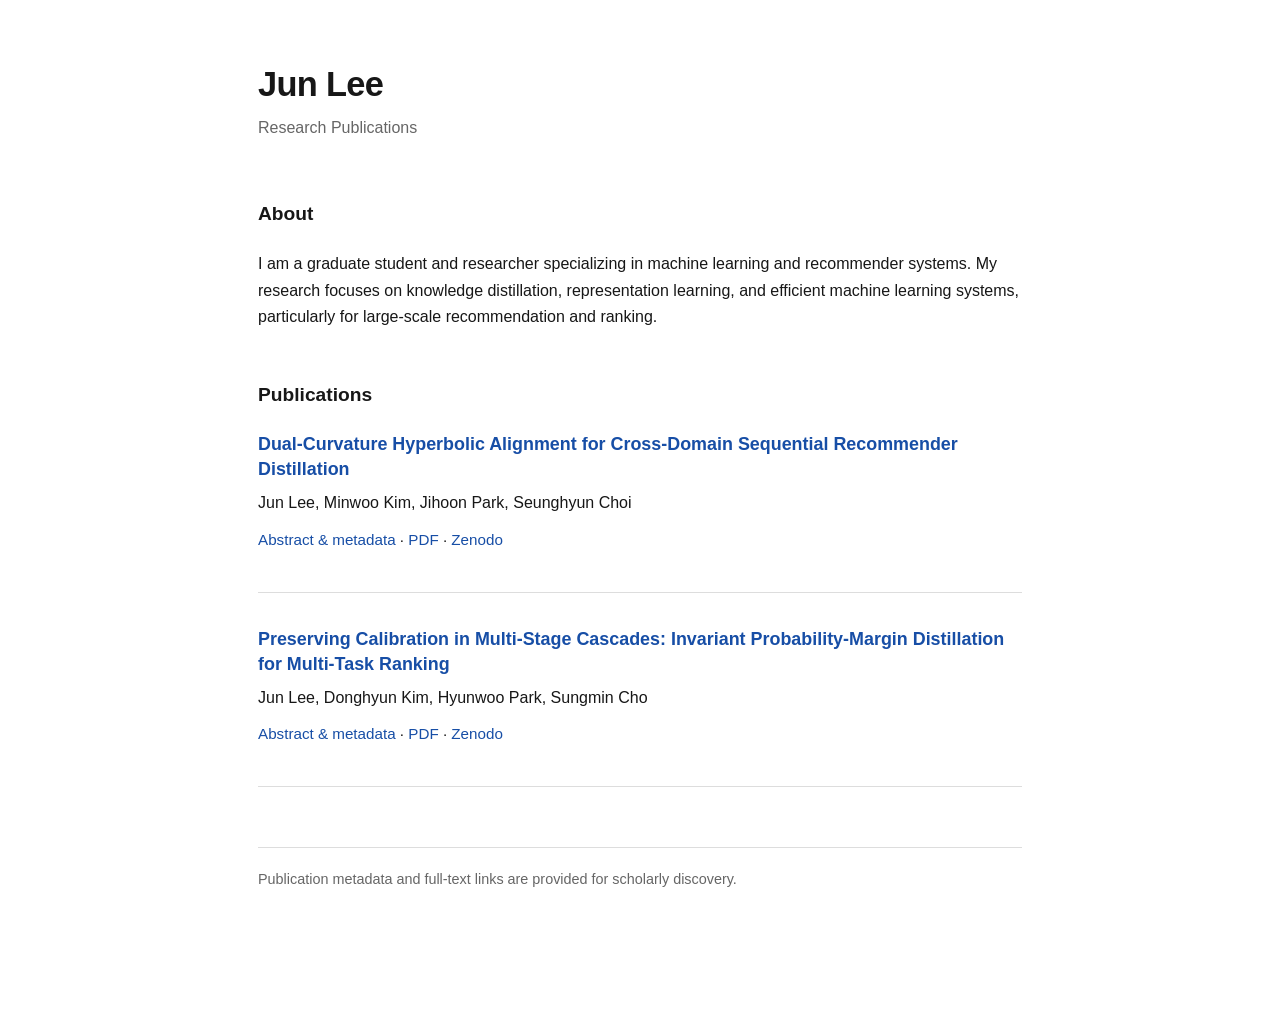
<file: index.html>
<!doctype html>
<html lang="en">
<head><meta charset="utf-8"><meta name="viewport" content="width=device-width,initial-scale=1"><title>Jun Lee — Publications</title><meta name="description" content="Research publications by Jun Lee."><link rel="stylesheet" href="style.css"></head>
<body><main>
<header><h1>Jun Lee</h1><p class="muted">Research Publications</p></header>
<section class="about">
<h2>About</h2>
<p>I am a graduate student and researcher specializing in machine learning and recommender systems. My research focuses on knowledge distillation, representation learning, and efficient machine learning systems, particularly for large-scale recommendation and ranking.</p>
</section>
<section><h2>Publications</h2>
<article class="paper"><h3><a href="papers/dual-curvature-hyperbolic-alignment.html">Dual-Curvature Hyperbolic Alignment for Cross-Domain Sequential Recommender Distillation</a></h3><p class="authors">Jun Lee, Minwoo Kim, Jihoon Park, Seunghyun Choi</p><p class="links"><a href="papers/dual-curvature-hyperbolic-alignment.html">Abstract &amp; metadata</a> · <a href="https://zenodo.org/records/23112673/files/paper1_hyperbolic_distillation.pdf?download=1">PDF</a> · <a href="https://zenodo.org/records/23112673">Zenodo</a></p></article>
<article class="paper"><h3><a href="papers/preserving-calibration-in-multi-stage-cascades.html">Preserving Calibration in Multi-Stage Cascades: Invariant Probability-Margin Distillation for Multi-Task Ranking</a></h3><p class="authors">Jun Lee, Donghyun Kim, Hyunwoo Park, Sungmin Cho</p><p class="links"><a href="papers/preserving-calibration-in-multi-stage-cascades.html">Abstract &amp; metadata</a> · <a href="https://zenodo.org/records/23112883/files/Preserving_Calibration_in_Multi-Stage_Cascades_via_Invariant_Distillation.pdf?download=1">PDF</a> · <a href="https://zenodo.org/records/23112883">Zenodo</a></p></article>
</section><footer>Publication metadata and full-text links are provided for scholarly discovery.</footer>
</main></body></html>
</file>
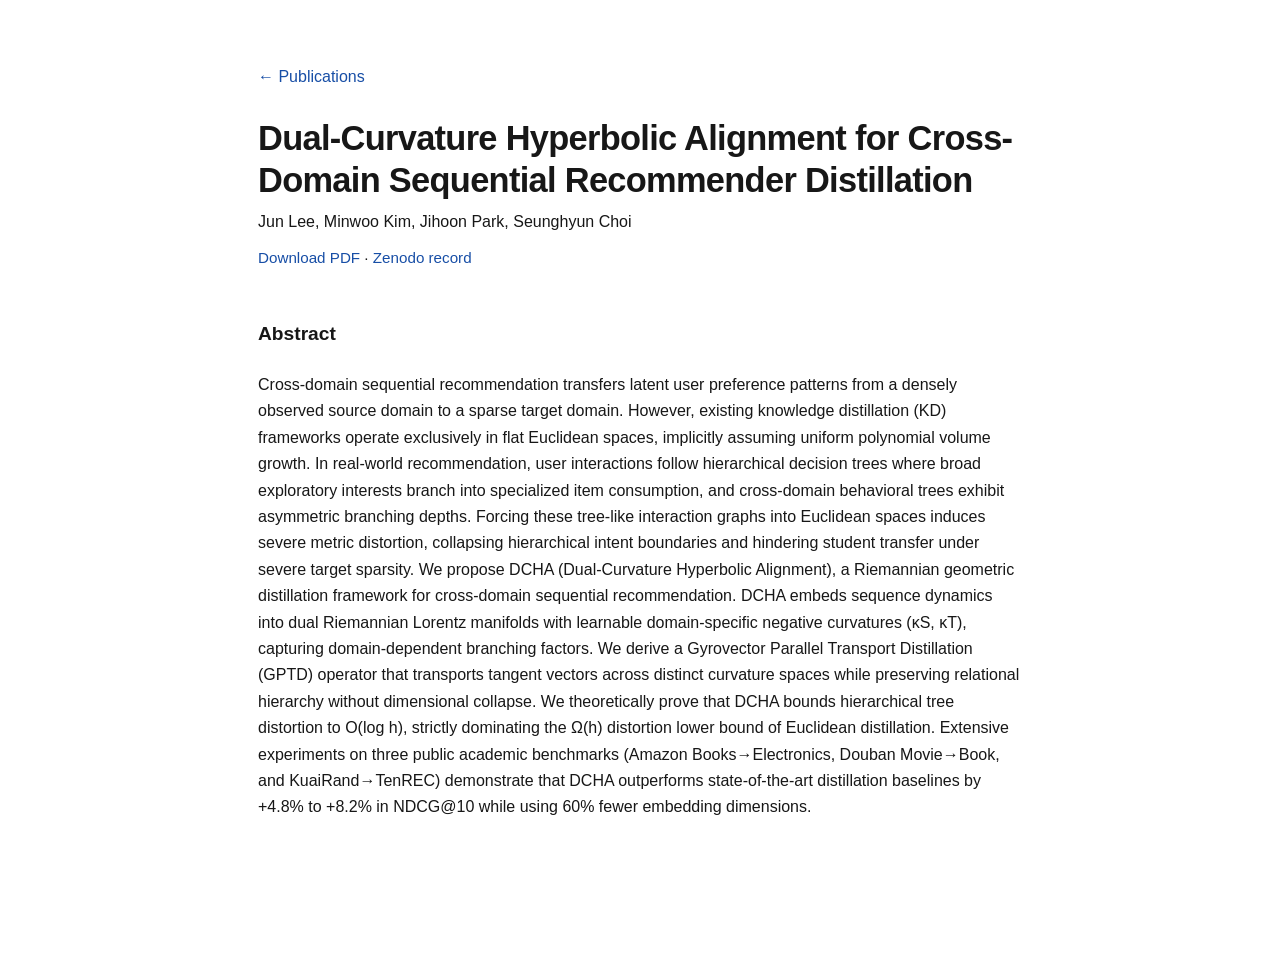
<file: papers/dual-curvature-hyperbolic-alignment.html>
<!doctype html>
<html lang="en"><head><meta charset="utf-8"><meta name="viewport" content="width=device-width,initial-scale=1"><title>Dual-Curvature Hyperbolic Alignment for Cross-Domain Sequential Recommender Distillation — Jun Lee</title><meta name="citation_title" content="Dual-Curvature Hyperbolic Alignment for Cross-Domain Sequential Recommender Distillation"><meta name="citation_author" content="Jun Lee"><meta name="citation_author" content="Minwoo Kim"><meta name="citation_author" content="Jihoon Park"><meta name="citation_author" content="Seunghyun Choi"><meta name="citation_pdf_url" content="https://zenodo.org/records/23112673/files/paper1_hyperbolic_distillation.pdf?download=1"><meta name="description" content="Cross-domain sequential recommendation transfers latent user preference patterns from a densely observed source domain to a sparse target domain."><link rel="canonical" href="https://eason368lee-lgtm.github.io/personal-website/papers/dual-curvature-hyperbolic-alignment.html"><link rel="stylesheet" href="../style.css"></head><body><main><p class="back"><a href="../index.html">← Publications</a></p><article><h1>Dual-Curvature Hyperbolic Alignment for Cross-Domain Sequential Recommender Distillation</h1><p class="authors">Jun Lee, Minwoo Kim, Jihoon Park, Seunghyun Choi</p><p class="links"><a href="https://zenodo.org/records/23112673/files/paper1_hyperbolic_distillation.pdf?download=1">Download PDF</a> · <a href="https://zenodo.org/records/23112673">Zenodo record</a></p><section class="abstract"><h2>Abstract</h2><p>Cross-domain sequential recommendation transfers latent user preference patterns from a densely observed source domain to a sparse target domain. However, existing knowledge distillation (KD) frameworks operate exclusively in flat Euclidean spaces, implicitly assuming uniform polynomial volume growth. In real-world recommendation, user interactions follow hierarchical decision trees where broad exploratory interests branch into specialized item consumption, and cross-domain behavioral trees exhibit asymmetric branching depths. Forcing these tree-like interaction graphs into Euclidean spaces induces severe metric distortion, collapsing hierarchical intent boundaries and hindering student transfer under severe target sparsity. We propose DCHA (Dual-Curvature Hyperbolic Alignment), a Riemannian geometric distillation framework for cross-domain sequential recommendation. DCHA embeds sequence dynamics into dual Riemannian Lorentz manifolds with learnable domain-specific negative curvatures (κS, κT), capturing domain-dependent branching factors. We derive a Gyrovector Parallel Transport Distillation (GPTD) operator that transports tangent vectors across distinct curvature spaces while preserving relational hierarchy without dimensional collapse. We theoretically prove that DCHA bounds hierarchical tree distortion to O(log h), strictly dominating the Ω(h) distortion lower bound of Euclidean distillation. Extensive experiments on three public academic benchmarks (Amazon Books→Electronics, Douban Movie→Book, and KuaiRand→TenREC) demonstrate that DCHA outperforms state-of-the-art distillation baselines by +4.8% to +8.2% in NDCG@10 while using 60% fewer embedding dimensions.</p></section></article></main></body></html>
</file>
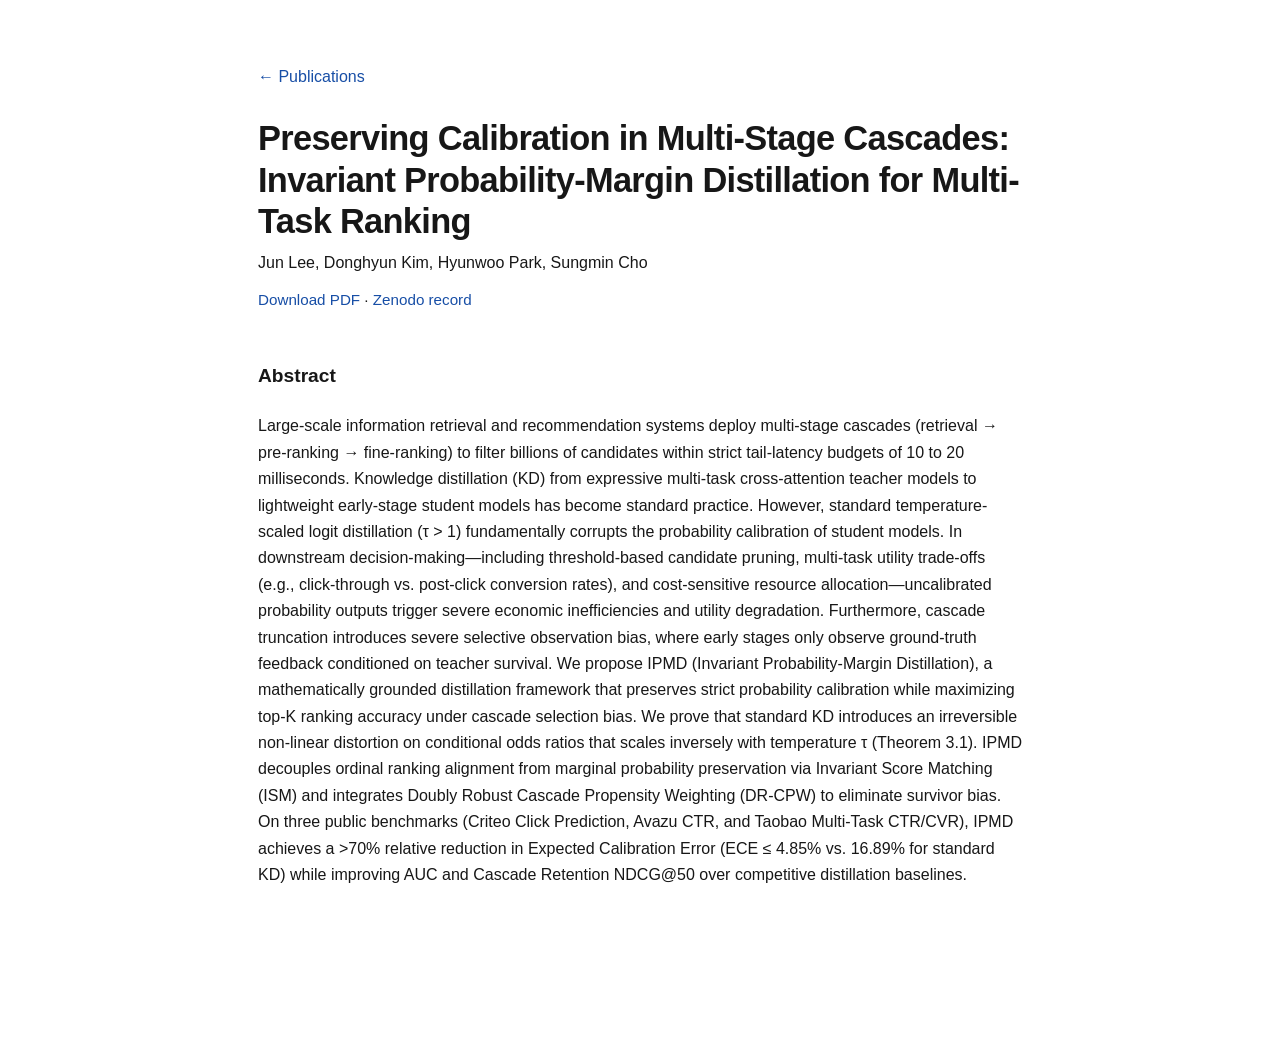
<file: papers/preserving-calibration-in-multi-stage-cascades.html>
<!doctype html>
<html lang="en"><head><meta charset="utf-8"><meta name="viewport" content="width=device-width,initial-scale=1"><title>Preserving Calibration in Multi-Stage Cascades: Invariant Probability-Margin Distillation for Multi-Task Ranking — Jun Lee</title><meta name="citation_title" content="Preserving Calibration in Multi-Stage Cascades: Invariant Probability-Margin Distillation for Multi-Task Ranking"><meta name="citation_author" content="Jun Lee"><meta name="citation_author" content="Donghyun Kim"><meta name="citation_author" content="Hyunwoo Park"><meta name="citation_author" content="Sungmin Cho"><meta name="citation_pdf_url" content="https://zenodo.org/records/23112883/files/Preserving_Calibration_in_Multi-Stage_Cascades_via_Invariant_Distillation.pdf?download=1"><meta name="description" content="Large-scale information retrieval and recommendation systems deploy multi-stage cascades to filter billions of candidates within strict tail-latency budgets."><link rel="canonical" href="https://eason368lee-lgtm.github.io/personal-website/papers/preserving-calibration-in-multi-stage-cascades.html"><link rel="stylesheet" href="../style.css"></head><body><main><p class="back"><a href="../index.html">← Publications</a></p><article><h1>Preserving Calibration in Multi-Stage Cascades: Invariant Probability-Margin Distillation for Multi-Task Ranking</h1><p class="authors">Jun Lee, Donghyun Kim, Hyunwoo Park, Sungmin Cho</p><p class="links"><a href="https://zenodo.org/records/23112883/files/Preserving_Calibration_in_Multi-Stage_Cascades_via_Invariant_Distillation.pdf?download=1">Download PDF</a> · <a href="https://zenodo.org/records/23112883">Zenodo record</a></p><section class="abstract"><h2>Abstract</h2><p>Large-scale information retrieval and recommendation systems deploy multi-stage cascades (retrieval → pre-ranking → fine-ranking) to filter billions of candidates within strict tail-latency budgets of 10 to 20 milliseconds. Knowledge distillation (KD) from expressive multi-task cross-attention teacher models to lightweight early-stage student models has become standard practice. However, standard temperature-scaled logit distillation (τ &gt; 1) fundamentally corrupts the probability calibration of student models. In downstream decision-making—including threshold-based candidate pruning, multi-task utility trade-offs (e.g., click-through vs. post-click conversion rates), and cost-sensitive resource allocation—uncalibrated probability outputs trigger severe economic inefficiencies and utility degradation. Furthermore, cascade truncation introduces severe selective observation bias, where early stages only observe ground-truth feedback conditioned on teacher survival. We propose IPMD (Invariant Probability-Margin Distillation), a mathematically grounded distillation framework that preserves strict probability calibration while maximizing top-K ranking accuracy under cascade selection bias. We prove that standard KD introduces an irreversible non-linear distortion on conditional odds ratios that scales inversely with temperature τ (Theorem 3.1). IPMD decouples ordinal ranking alignment from marginal probability preservation via Invariant Score Matching (ISM) and integrates Doubly Robust Cascade Propensity Weighting (DR-CPW) to eliminate survivor bias. On three public benchmarks (Criteo Click Prediction, Avazu CTR, and Taobao Multi-Task CTR/CVR), IPMD achieves a &gt;70% relative reduction in Expected Calibration Error (ECE ≤ 4.85% vs. 16.89% for standard KD) while improving AUC and Cascade Retention NDCG@50 over competitive distillation baselines.</p></section></article></main></body></html>
</file>
<file: style.css>
:root { --text:#171717; --muted:#666; --line:#ddd; --link:#174ea6; --bg:#fff; } * { box-sizing:border-box; } html { scroll-behavior:smooth; } body { margin:0; background:var(--bg); color:var(--text); font-family:-apple-system,BlinkMacSystemFont,"Segoe UI",Roboto,Helvetica,Arial,sans-serif; line-height:1.65; } main { max-width:820px; margin:64px auto; padding:0 28px 80px; } header { margin-bottom:56px; } h1 { font-size:2.15rem; line-height:1.2; letter-spacing:-.02em; margin:0 0 8px; } h2 { font-size:1.2rem; margin:48px 0 22px; } h3 { font-size:1.12rem; line-height:1.4; margin:0 0 8px; } p { margin:10px 0; } a { color:var(--link); text-decoration:none; } a:hover { text-decoration:underline; } .muted { color:var(--muted); } .paper { padding:0 0 30px; margin:0 0 34px; border-bottom:1px solid var(--line); } .authors { margin:5px 0 10px; } .links { font-size:.95rem; } .abstract { margin-top:28px; } .back { margin-bottom:28px; } footer { margin-top:60px; padding-top:20px; border-top:1px solid var(--line); color:var(--muted); font-size:.9rem; } @media (max-width:600px) { main { margin:36px auto; padding:0 20px 60px; } h1 { font-size:1.8rem; } }
</file>
